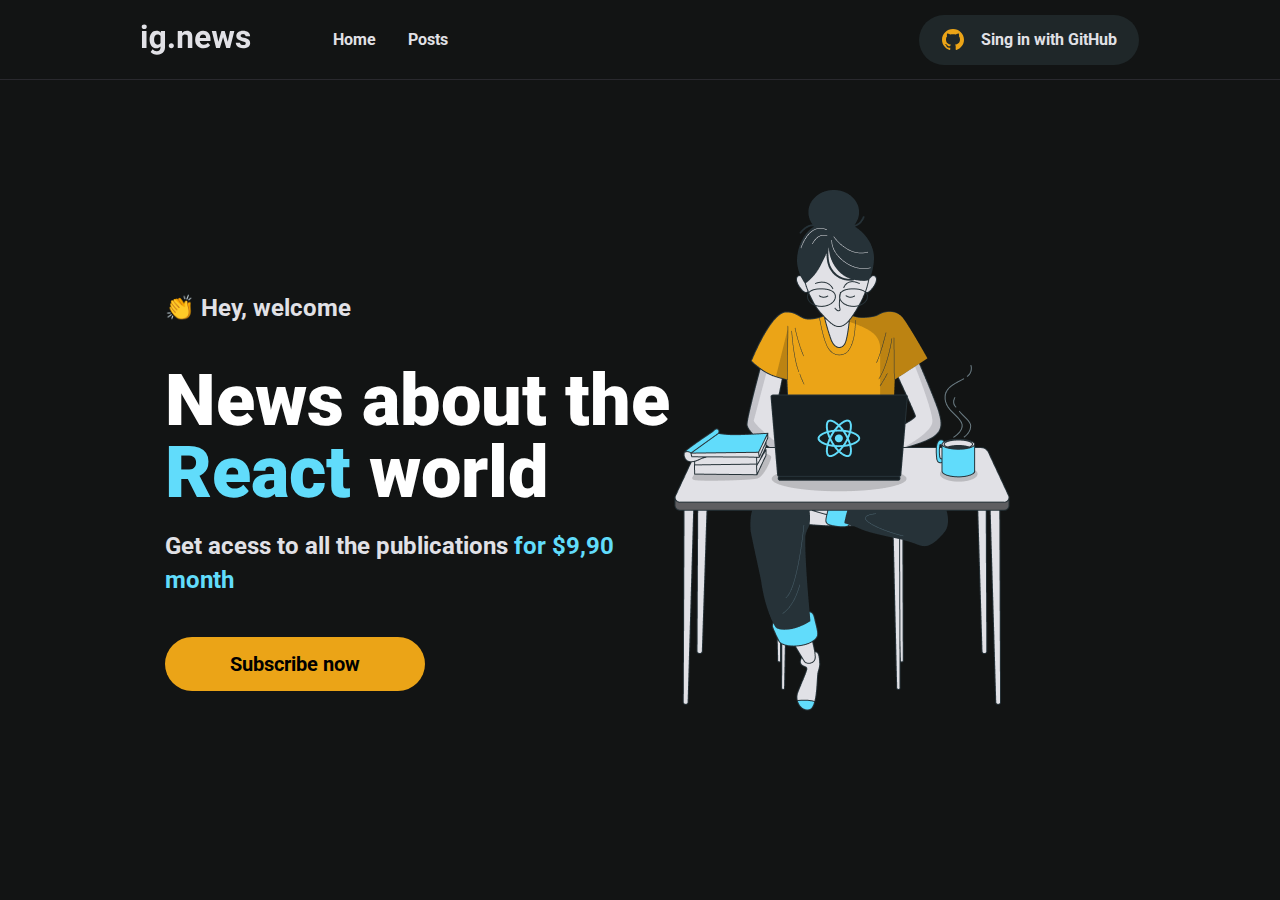
<file: index.html>
<!DOCTYPE html>
<html lang="pt-BR">

<head>

    <meta charset="UTF-8">
    <meta name="viewport" content="width=device-width, initial-scale=1.0">
    <title>ig.news</title>

    <link rel="icon" type="image/x-icon" href="img/favicon.ico">

    <link rel="preconnect" href="https://fonts.googleapis.com">
    <link rel="preconnect" href="https://fonts.gstatic.com" crossorigin>
    <link href="https://fonts.googleapis.com/css2?family=Roboto:wght@300;400;500;700&display=swap" rel="stylesheet">

    <link rel="stylesheet" href="css/reset.css">
    <link rel="stylesheet" href="css/main-header.css">
    <link rel="stylesheet" href="css/main-action.css">
    <link rel="stylesheet" href="css/singin-button.css">
    <link rel="stylesheet" href="css/main-tittle.css">
    <link rel="stylesheet" href="css/main-wrapper.css">
    <link rel="stylesheet" href="css/main-home.css">
    <link rel="stylesheet" href="css/main-posts.css">
    <link rel="stylesheet" href="css/main-article.css">
    <link rel="stylesheet" href="css/post-tittle.css">
    <link rel="stylesheet" href="css/subscribe-button.css">

</head>

<body>

    <header class="main-header">
    
        <nav class="main-action">
            <img class="logo" src="img/ig.news_logo.svg" alt="Logo do Ig News">
    
            <a href="index.html" lang="en">Home</a>
            <a href="posts.html" lang="en">Posts</a>
        </nav>
    
        <a href="/" class="singin-button">
            <img src="img/Github_logo.svg" alt="Logo do GitHub">
            Sing in with GitHub
        </a>
    
    </header>
    
    <section class="main-home">
    
        <div class="main-wrapper">
    
            <h2 class="main-tittle -second">&#128079 Hey, welcome</h2>
    
            <h1 class="main-tittle ">News about the <span>React</span> world</h1>
    
            <h2 class="main-tittle -second">Get acess to all the publications <span>for $9,90 month</span></h2>
    
            <button>Subscribe now</button>
    
        </div>
    
        <img src="img/Ilustra.png" alt="Imagem ilustrativa de uma mulher no computador">

    </section>

    

</body>

</html>
</file>
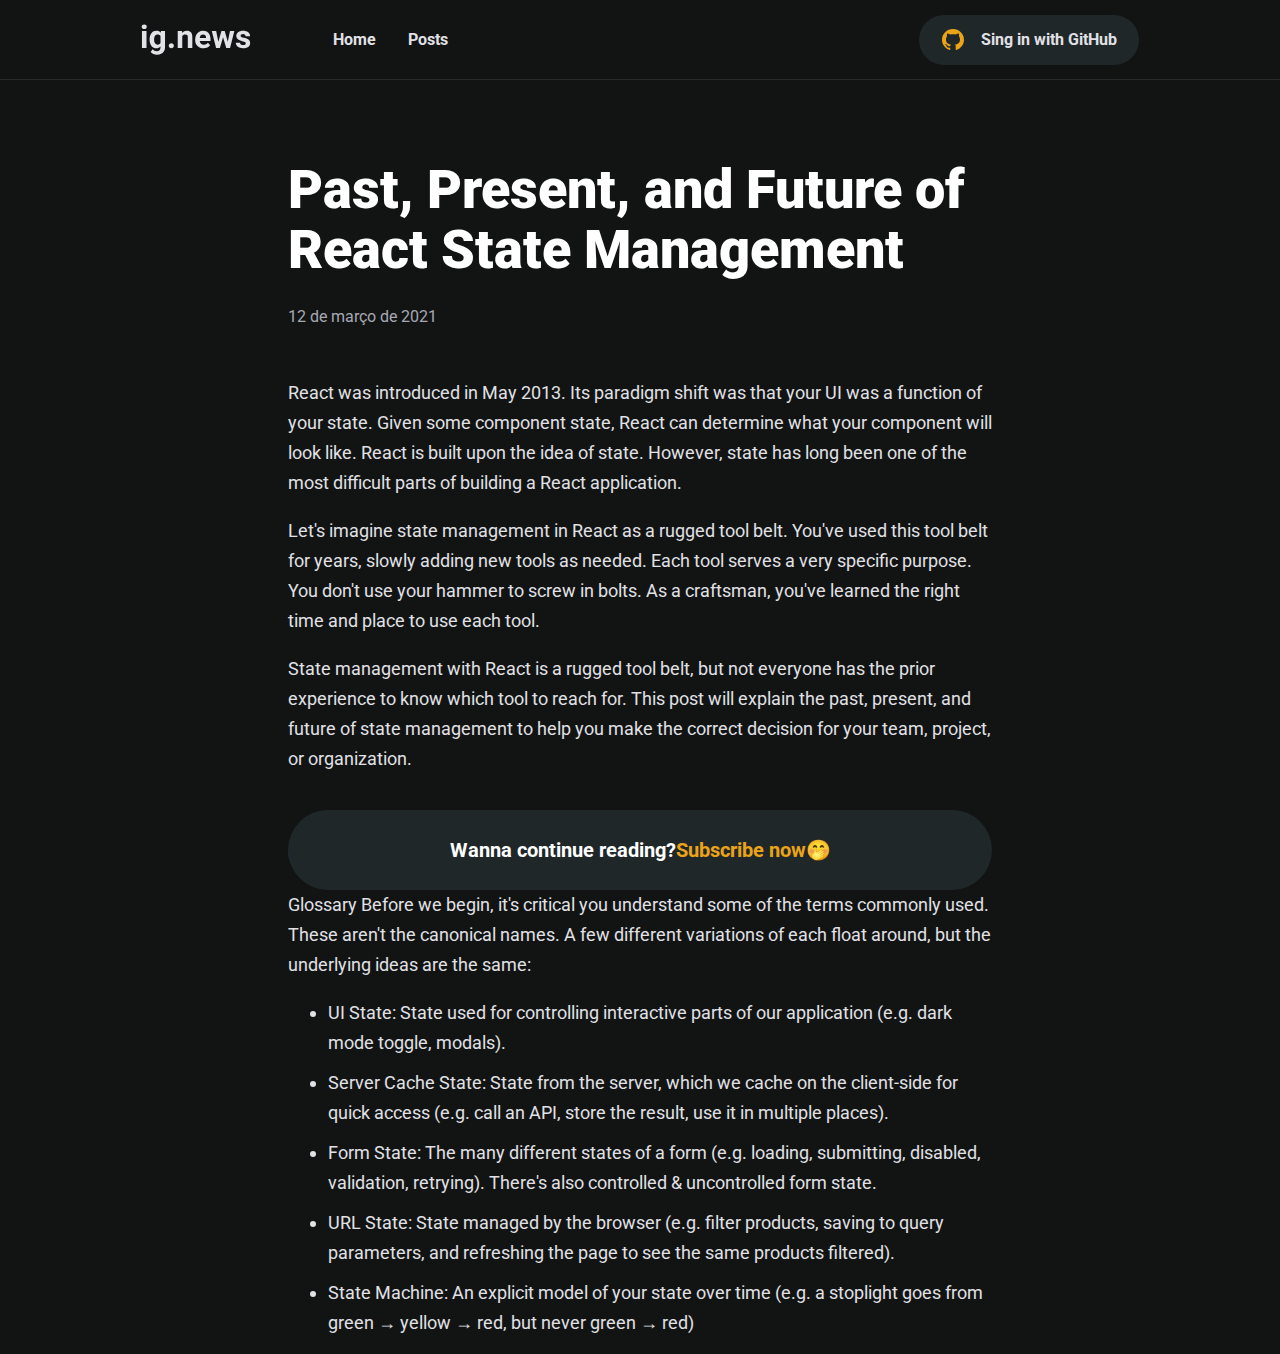
<file: Creating a Monorepo with Lerna & Yarn Workspaces.html>
<!DOCTYPE html>
<html lang="pt-BR">

<head>

    <meta charset="UTF-8">
    <meta name="viewport" content="width=device-width, initial-scale=1.0">
    <title>ig.news</title>

    <link rel="icon" type="image/x-icon" href="img/favicon.ico">

    <link rel="preconnect" href="https://fonts.googleapis.com">
    <link rel="preconnect" href="https://fonts.gstatic.com" crossorigin>
    <link href="https://fonts.googleapis.com/css2?family=Roboto:wght@300;400;500;700&display=swap" rel="stylesheet">

    <link rel="stylesheet" href="css/reset.css">
    <link rel="stylesheet" href="css/main-header.css">
    <link rel="stylesheet" href="css/main-action.css">
    <link rel="stylesheet" href="css/singin-button.css">
    <link rel="stylesheet" href="css/main-tittle.css">
    <link rel="stylesheet" href="css/main-wrapper.css">
    <link rel="stylesheet" href="css/main-home.css">
    <link rel="stylesheet" href="css/main-posts.css">
    <link rel="stylesheet" href="css/main-article.css">
    <link rel="stylesheet" href="css/post-tittle.css">
    <link rel="stylesheet" href="css/subscribe-button.css">

</head>

<body>

    <header class="main-header">

        <nav class="main-action">
            <img class="logo" src="img/ig.news_logo.svg" alt="Logo do Ig News">

            <a href="/index.html" lang="en">Home</a>
            <a href="/posts.html" lang="en">Posts</a>
        </nav>

        <a href="/" class="singin-button">
            <img src="img/Github_logo.svg" alt="Logo do GitHub">
            Sing in with GitHub
        </a>

    </header>

    <article class="main-article">

        <div class="main-posts -unique">
            <h1 class="post-tittle -unique">Past, Present, and Future of React State Management</h1>

            <span class="post-tittle -date">12 de março de 2021</span>

            <div class="post-tittle -third">
                <p>
                    React was introduced in May 2013. Its paradigm shift was that your UI was a function of your state.
                    Given some component state, React can determine what your component will look like. React is built upon
                    the idea of state. However, state has long been one of the most difficult parts of building a React
                    application.
                </p>
                <p>
                    Let's imagine state management in React as a rugged tool belt. You've used this tool belt for years,
                    slowly adding new tools as needed. Each tool serves a very specific purpose. You don't use your hammer
                    to screw in bolts. As a craftsman, you've learned the right time and place to use each tool.
                </p>
                <p>
                    State management with React is a rugged tool belt, but not everyone has the prior experience to know
                    which tool to reach for. This post will explain the past, present, and future of state management to
                    help you make the correct decision for your team, project, or organization.
                </p>
            </div>
            
        <h2 class="post-tittle -glossary">Glossary</h2>

        <p class="post-tittle -third">Glossary Before we begin, it's critical you understand some of the terms commonly used. These aren't the
            canonical names. A few different variations of each float around, but the underlying ideas are the same:</p>

        <ul>
            <li class="post-tittle -third">UI State: State used for controlling interactive parts of our application (e.g. dark mode toggle,
                modals).</li>
            <li class="post-tittle -third">Server Cache State: State from the server, which we cache on the client-side for quick access (e.g. call
                an API, store the result, use it in multiple places).</li>
            <li class="post-tittle -third">Form State: The many different states of a form (e.g. loading, submitting, disabled, validation,
                retrying). There's also controlled & uncontrolled form state.</li>
            <li class="post-tittle -third">URL State: State managed by the browser (e.g. filter products, saving to query parameters, and
                refreshing the page to see the same products filtered).</li>
            <li class="post-tittle -third">State Machine: An explicit model of your state over time (e.g. a stoplight goes from green → yellow →
                red, but never green → red)</li>
        </ul>
        </div>

        <a class="subscribe-button" href="">
            Wanna continue reading? <span>Subscribe now</span> &#129325
        </a>
 
    </article>

</body>

</html>
</file>
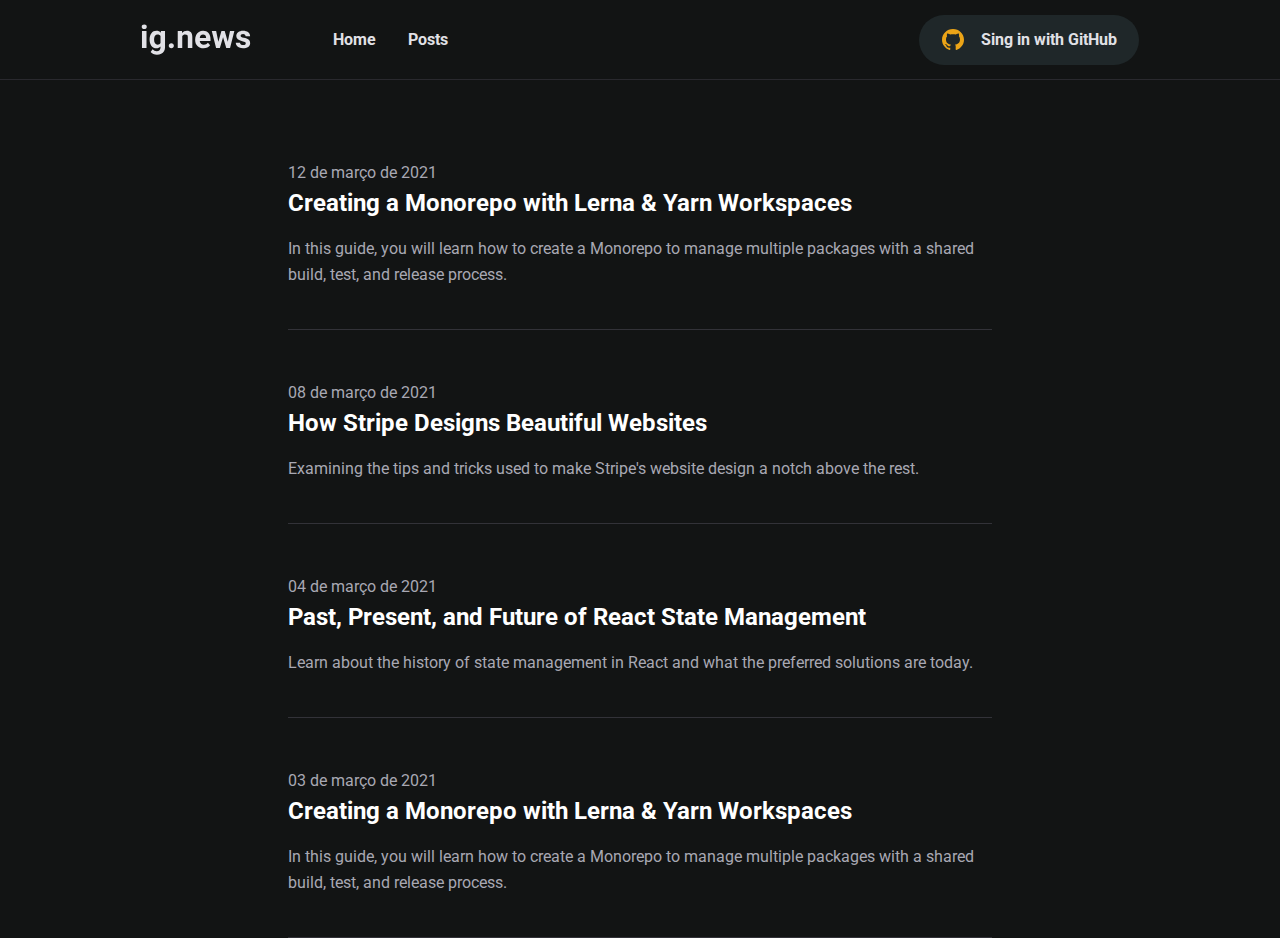
<file: posts.html>
<!DOCTYPE html>
<html lang="pt-BR">

<head>

    <meta charset="UTF-8">
    <meta name="viewport" content="width=device-width, initial-scale=1.0">
    <title>ig.news</title>

    <link rel="icon" type="image/x-icon" href="/img/favicon.ico">

    <link rel="preconnect" href="https://fonts.googleapis.com">
    <link rel="preconnect" href="https://fonts.gstatic.com" crossorigin>
    <link href="https://fonts.googleapis.com/css2?family=Roboto:wght@300;400;500;700&display=swap" rel="stylesheet">

    <link rel="stylesheet" href="css/reset.css">
    <link rel="stylesheet" href="css/main-header.css">
    <link rel="stylesheet" href="css/main-action.css">
    <link rel="stylesheet" href="css/singin-button.css">
    <link rel="stylesheet" href="css/main-tittle.css">
    <link rel="stylesheet" href="css/main-wrapper.css">
    <link rel="stylesheet" href="css/main-home.css">
    <link rel="stylesheet" href="css/main-posts.css">
    <link rel="stylesheet" href="css/main-article.css">
    <link rel="stylesheet" href="css/post-tittle.css">
    <link rel="stylesheet" href="css/subscribe-button.css">

</head>

<body>

    <header class="main-header">
    
        <nav class="main-action">
            <img class="logo" src="img/ig.news_logo.svg" alt="Logo do Ig News">
    
            <a href="/index.html" lang="en">Home</a>
            <a href="/posts.html" lang="en">Posts</a>
        </nav>
    
        <a href="/" class="singin-button">
            <img src="img/Github_logo.svg" alt="Logo do GitHub">
            Sing in with GitHub
        </a>
    
    </header>

    <article class="main-article">

        <div class="main-posts">
            <span class="post-tittle -second">12 de março de 2021</span>

            <a href="Creating a Monorepo with Lerna & Yarn Workspaces.html">
                <h1 class="post-tittle">Creating a Monorepo with Lerna & Yarn Workspaces</h1>

                <p class="post-tittle -second">In this guide, you will learn how to create a Monorepo to manage multiple packages with a shared build, test, and release process.</p>
            </a>
        </div>

        <div class="main-posts">
            <span class="post-tittle -second">08 de março de 2021</span>

            <a href="">
                <h1 class="post-tittle">How Stripe Designs Beautiful Websites</h1>

                <p class="post-tittle -second">Examining the tips and tricks used to make Stripe's website design a notch above the rest.</p>
            </a>
        </div>

        <div class="main-posts">
            <span class="post-tittle -second">04 de março de 2021</span>

            <a href="">
                <h1 class="post-tittle">Past, Present, and Future of React State Management</h1>

                <p class="post-tittle -second">Learn about the history of state management in React and what the preferred solutions are today.</p>
            </a>
        </div>
        
        <div class="main-posts">
            <span class="post-tittle -second">03 de março de 2021</span>

            <a href="">
                <h1 class="post-tittle">Creating a Monorepo with Lerna & Yarn Workspaces</h1>

                <p class="post-tittle -second">In this guide, you will learn how to create a Monorepo to manage multiple packages with a shared build, test, and release process.</p>
            </a>
        </div>


    </article>



    

</body>

</html>
</file>
<file: css/main-header.css>
.main-header {
    box-sizing: border-box;
    display: flex;
    align-items: center;
    justify-content: space-between;
    height: 80px;
    color: #E1E1E6;
    border-bottom: 1px #29292E solid ;
    padding: 24px 11%;
}
</file>
<file: css/main-action.css>
.main-action {
    display: inline-flex;
    justify-content: center;
    align-items: center;
    font-size: 16px;
    font-weight: 700;
    column-gap: 32px;
}

.main-action a:hover {
    text-decoration: underline #EBA417;
    text-underline-offset: 32px;
    border-top-left-radius: 10px; 
    border-top-right-radius: 10px;
}

/* .main-action.-underline a:hover{
    text-decoration: none;
    border-bottom: 1px solid rgb(255, 255, 255);
    padding-bottom: 20px;
    border-top-left-radius: 10px; 
    border-top-right-radius: 220px;
  } */

.main-action img {
    margin-right: 50px;
}
</file>
<file: css/singin-button.css>
.singin-button {
    display: inline-flex;
    justify-content: center;
    align-items: center;
    column-gap: 16px;
    font-size: 16px;
    font-weight: 700;
    width: 220px;
    height: 50px;
    background-color: #1F2729;
    color: #E1E1E6;
    border-radius: 100px;
    cursor: pointer;
}

.singin-button:hover {
    color: #EBA417;
}
</file>
<file: css/main-tittle.css>
.main-tittle {
    font-size: 72px;
    font-weight: 900;
    line-height: 72px;
    color: #FFF;
}

.main-tittle span {
    color: #61DCFB;
}

.main-tittle.-second {
    color: #E1E1E6;
    font-size: 24px;
    font-weight: 700;
    line-height: 34px;
}
</file>
<file: css/main-wrapper.css>
.main-wrapper {
    box-sizing: border-box;
    display: flex;
    flex-direction: column;
    width: 600px;
    height: 420px;
    margin-top: 60px;
}

.main-wrapper .main-tittle.-second{
    margin-top: 20px;
    margin-bottom: 40px;
}

.main-wrapper button {
    background-color: #EBA417;
    width: 260px;
    height: 65px;
    border-radius: 100px;
    font-size: 20px;
    font-weight: 700;
    cursor: pointer;
    transition: transform 100ms cubic-bezier(.45,.97,.68,2.48);
}

.main-wrapper button:hover {
    transform: scale(1.04);
}
</file>
<file: css/main-home.css>
.main-home {
    display: flex;
    justify-content: space-around;
    align-items: center;
    height: 100%;  /* conversar com murillo sobre esse height e margins */
    margin: 110px 270px 0 165px;
}
</file>
<file: css/main-posts.css>
.main-posts {
    justify-content: center;
    padding-bottom: 25px;
    border-bottom: 0.50px #323238 solid;
    width: 55%;
}

.main-posts h1:hover {
    color: #EBA417;
}

.main-posts.-unique {
    border: none;
    padding: 0;
}

.main-posts.-unique::hover {
    color: #FFF;
}
</file>
<file: css/main-article.css>
.main-article {
    display: flex;
    align-items: center;
    flex-direction: column;
    row-gap: 50px;
    margin-top: 80px; /* quero por a margem mas sem quebrar */
    position: relative;
}
</file>
<file: css/post-tittle.css>
.post-tittle {
    font-size: 24px;
    color: #FFF;
    font-weight: 700;
    line-height: 34px;
}

.post-tittle.-second {
    font-size: 16px;
    color: #A8A8B3;
    font-weight: 400;
    line-height: 26px;
}

.post-tittle.-unique {
    font-size: 54px;
    font-weight: 900;
    line-height: 60px;   
}

.post-tittle.-third {
    color: #E1E1E6;
    font-size: 18px;
    font-weight: 400;
    line-height: 30px;
}

.post-tittle.-date {
    display: flex;
    color: #A8A8B3;
    font-size: 16px;
    font-weight: 400;
    line-height: 26px;
    padding-top: 24px;
    padding-bottom: 30px;
}

.post-tittle.-glossary {
    margin-top: 64px;
}
</file>
<file: css/subscribe-button.css>
.subscribe-button {
    background-color: #1F2729;
    border-radius: 100px;
    height: 80px;
    width: 55%;
    color: #FFF;
    font-size: 20px;
    font-weight: 700;
    display: flex;
    justify-content: center;
    align-items: center;
    margin-bottom: 10px;
    transition: transform 100ms cubic-bezier(.45,.97,.68,2.48);
    position: fixed;
    bottom: 0;
}

.subscribe-button:hover {
    transform: scale(1.04);
}

.subscribe-button span {
    color: #EBA417;
}
</file>
